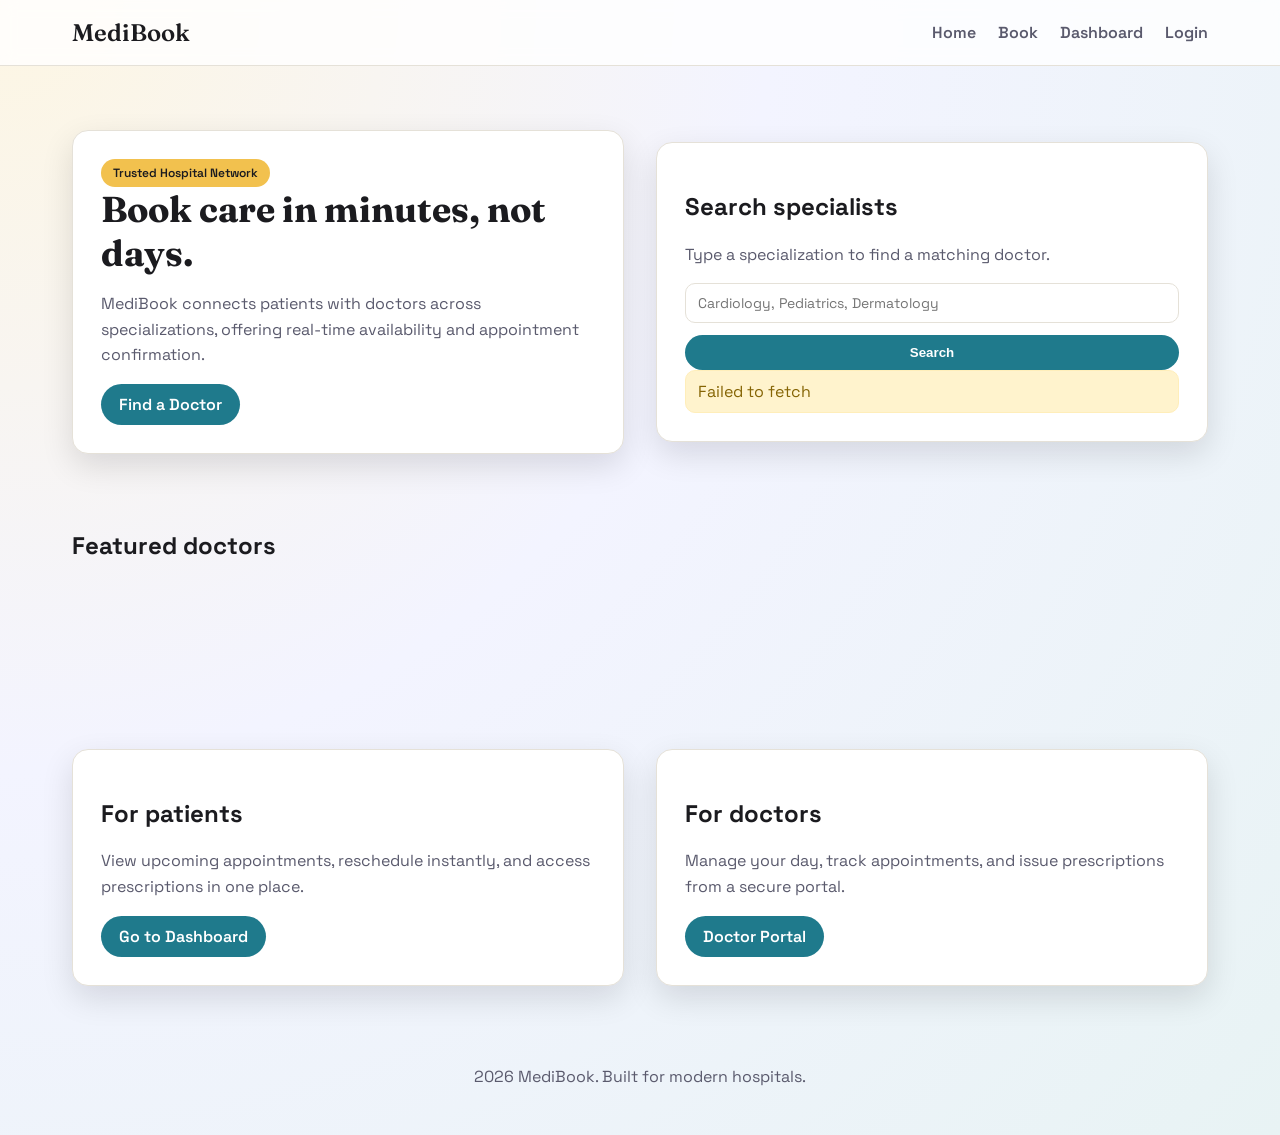
<file: frontend/index.html>
<!DOCTYPE html>
<html lang="en">
  <head>
    <meta charset="UTF-8" />
    <meta name="viewport" content="width=device-width, initial-scale=1.0" />
    <title>MediBook | Hospital Appointment Booking</title>
    <link rel="preconnect" href="https://fonts.googleapis.com" />
    <link rel="preconnect" href="https://fonts.gstatic.com" crossorigin />
    <link
      href="https://fonts.googleapis.com/css2?family=Fraunces:wght@500&family=Space+Grotesk:wght@400;600&display=swap"
      rel="stylesheet"
    />
    <link rel="stylesheet" href="css/style.css" />
  </head>
  <body>
    <header>
      <div class="navbar">
        <div class="brand">MediBook</div>
        <nav class="nav-links">
          <a href="index.html">Home</a>
          <a href="doctor.html">Book</a>
          <a href="dashboard.html">Dashboard</a>
          <a href="login.html">Login</a>
        </nav>
      </div>
    </header>

    <section class="hero">
      <div class="hero-card">
        <span class="tag">Trusted Hospital Network</span>
        <h1>Book care in minutes, not days.</h1>
        <p>
          MediBook connects patients with doctors across specializations, offering
          real-time availability and appointment confirmation.
        </p>
        <a class="btn" href="doctor.html">Find a Doctor</a>
      </div>
      <div class="hero-card">
        <h2>Search specialists</h2>
        <p>Type a specialization to find a matching doctor.</p>
        <form id="searchForm">
          <input
            type="text"
            id="specializationInput"
            placeholder="Cardiology, Pediatrics, Dermatology"
          />
          <button type="submit">Search</button>
        </form>
        <div id="searchStatus" class="alert" style="display: none"></div>
      </div>
    </section>

    <section>
      <h2>Featured doctors</h2>
      <div class="card-grid" id="doctorGrid">
        <!-- Doctors loaded via JS -->
      </div>
    </section>

    <section class="hero">
      <div class="hero-card">
        <h2>For patients</h2>
        <p>
          View upcoming appointments, reschedule instantly, and access
          prescriptions in one place.
        </p>
        <a class="btn" href="dashboard.html">Go to Dashboard</a>
      </div>
      <div class="hero-card">
        <h2>For doctors</h2>
        <p>
          Manage your day, track appointments, and issue prescriptions from a
          secure portal.
        </p>
        <a class="btn" href="admin.html">Doctor Portal</a>
      </div>
    </section>

    <footer class="footer">
      <p>2026 MediBook. Built for modern hospitals.</p>
    </footer>

    <script type="module">
      import { listDoctors } from "./js/api.js";

      const grid = document.getElementById("doctorGrid");
      const searchForm = document.getElementById("searchForm");
      const searchInput = document.getElementById("specializationInput");
      const searchStatus = document.getElementById("searchStatus");

      function showStatus(text) {
        if (!searchStatus) return;
        searchStatus.style.display = "block";
        searchStatus.textContent = text;
      }

      function renderDoctorCard(doc) {
        const card = document.createElement("div");
        card.className = "card";
        card.innerHTML = `
          <h3>${doc.full_name}</h3>
          <p>${doc.specialization || "General"}</p>
          <p>${doc.bio || "Experienced clinician in the network."}</p>
          <a class="btn" href="doctor.html">Book with this doctor</a>
        `;
        return card;
      }

      async function loadDoctors(filter = "") {
        try {
          const doctors = await listDoctors(filter);
          grid.innerHTML = "";
          doctors.forEach((doc) => grid.appendChild(renderDoctorCard(doc)));
          if (doctors.length === 0) {
            showStatus("No doctors match that specialization.");
          } else {
            showStatus("Showing available doctors.");
          }
        } catch (err) {
          showStatus(err.message || "Unable to load doctors");
        }
      }

      searchForm.addEventListener("submit", (event) => {
        event.preventDefault();
        loadDoctors(searchInput.value.trim());
      });

      loadDoctors();
    </script>
  </body>
</html>
</file>
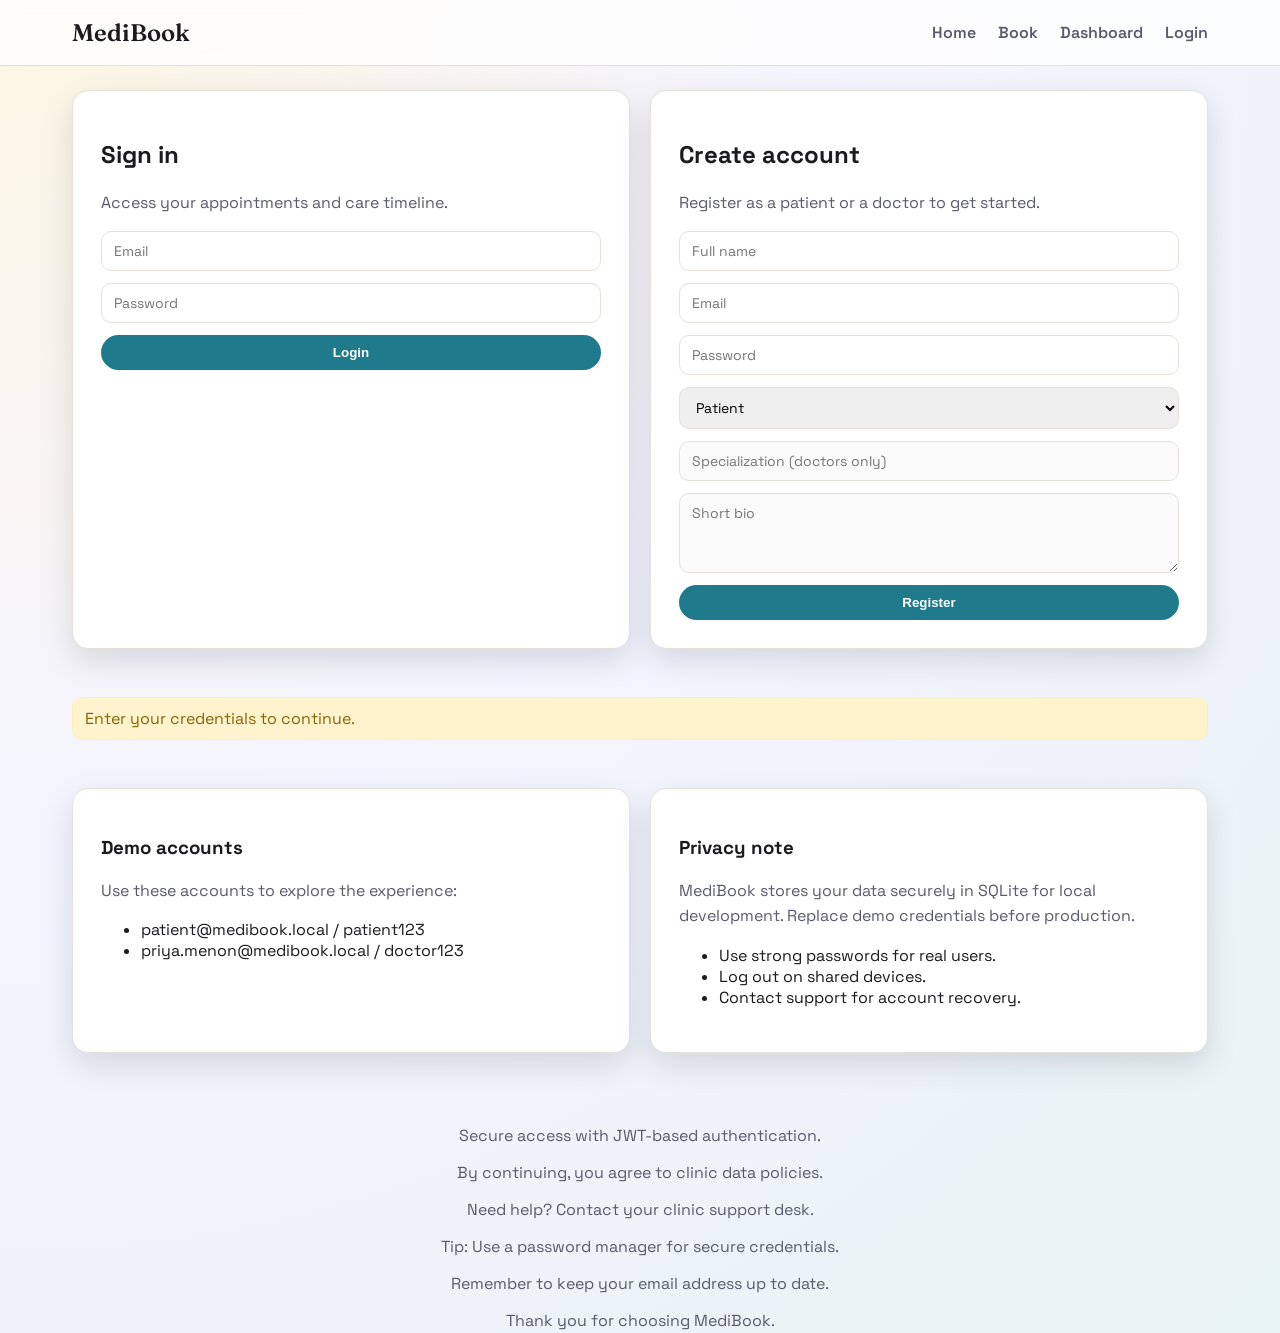
<file: frontend/admin.html>
//frontend testing for CI/CD//
///testing today112334///
<!DOCTYPE html>
<html lang="en">
  <head>
    <meta charset="UTF-8" />
    <meta name="viewport" content="width=device-width, initial-scale=1.0" />
    <title>MediBook | Doctor Portal</title>
    <link rel="preconnect" href="https://fonts.googleapis.com" />
    <link rel="preconnect" href="https://fonts.gstatic.com" crossorigin />
    <link
      href="https://fonts.googleapis.com/css2?family=Fraunces:wght@500&family=Space+Grotesk:wght@400;600&display=swap"
      rel="stylesheet"
    />
    <link rel="stylesheet" href="css/style.css" />
  </head>
  <body>
    <header>
      <div class="navbar">
        <div class="brand">MediBook</div>
        <nav class="nav-links">
          <a href="index.html">Home</a>
          <a href="doctor.html">Book</a>
          <a href="dashboard.html">Dashboard</a>
          <a href="login.html">Login</a>
        </nav>
      </div>
    </header>

    <section class="hero">
      <div class="hero-card">
        <h2>Doctor schedule</h2>
        <p>Review today and upcoming appointments.</p>
        <div id="doctorStatus" class="alert">Loading appointments...</div>
      </div>
      <div class="hero-card">
        <h2>Quick actions</h2>
        <p>Use the form to attach prescriptions to completed visits.</p>
        <a class="btn" href="doctor.html">View availability</a>
      </div>
    </section>

    <section>
      <table class="table">
        <thead>
          <tr>
            <th>ID</th>
            <th>Scheduled</th>
            <th>Status</th>
            <th>Patient ID</th>
            <th>Actions</th>
          </tr>
        </thead>
        <tbody id="doctorAppointments"></tbody>
      </table>
    </section>

    <section>
      <div class="hero-card">
        <h2>Create prescription</h2>
        <form id="prescriptionForm">
          <input type="number" name="appointment_id" placeholder="Appointment ID" required />
          <input type="text" name="medication" placeholder="Medication" required />
          <input type="text" name="dosage" placeholder="Dosage" required />
          <textarea name="instructions" placeholder="Instructions" required></textarea>
          <button type="submit">Save prescription</button>
        </form>
      </div>
    </section>

    <footer class="footer">
      <p>Only doctors can access this portal.</p>
    </footer>

    <script type="module">
      import { getMe, listAppointments, createPrescription } from "./js/api.js";

      const statusBox = document.getElementById("doctorStatus");
      const tableBody = document.getElementById("doctorAppointments");
      const form = document.getElementById("prescriptionForm");

      function showStatus(text, type = "alert") {
        statusBox.textContent = text;
        statusBox.className = type;
      }

      function renderRow(appt) {
        const row = document.createElement("tr");
        row.innerHTML = `
          <td>${appt.id}</td>
          <td>${new Date(appt.scheduled_at).toLocaleString()}</td>
          <td><span class="badge">${appt.status}</span></td>
          <td>${appt.patient_id}</td>
          <td>Use ID in prescription form</td>
        `;
        return row;
      }

      async function loadDoctorView() {
        try {
          const user = await getMe();
          if (user.role !== "doctor") {
            window.location.href = "dashboard.html";
            return;
          }
          const items = await listAppointments();
          tableBody.innerHTML = "";
          items.forEach((appt) => tableBody.appendChild(renderRow(appt)));
          showStatus("Appointments loaded.", "success");
        } catch (err) {
          window.location.href = "login.html";
        }
      }

      form.addEventListener("submit", async (event) => {
        event.preventDefault();
        const payload = {
          appointment_id: parseInt(form.appointment_id.value, 10),
          medication: form.medication.value.trim(),
          dosage: form.dosage.value.trim(),
          instructions: form.instructions.value.trim(),
        };
        showStatus("Saving prescription...");
        try {
          await createPrescription(payload);
          showStatus("Prescription saved.", "success");
          form.reset();
        } catch (err) {
          showStatus(err.message || "Failed to save prescription");
        }
      });

      loadDoctorView();
    </script>
  </body>
</html>
</file>
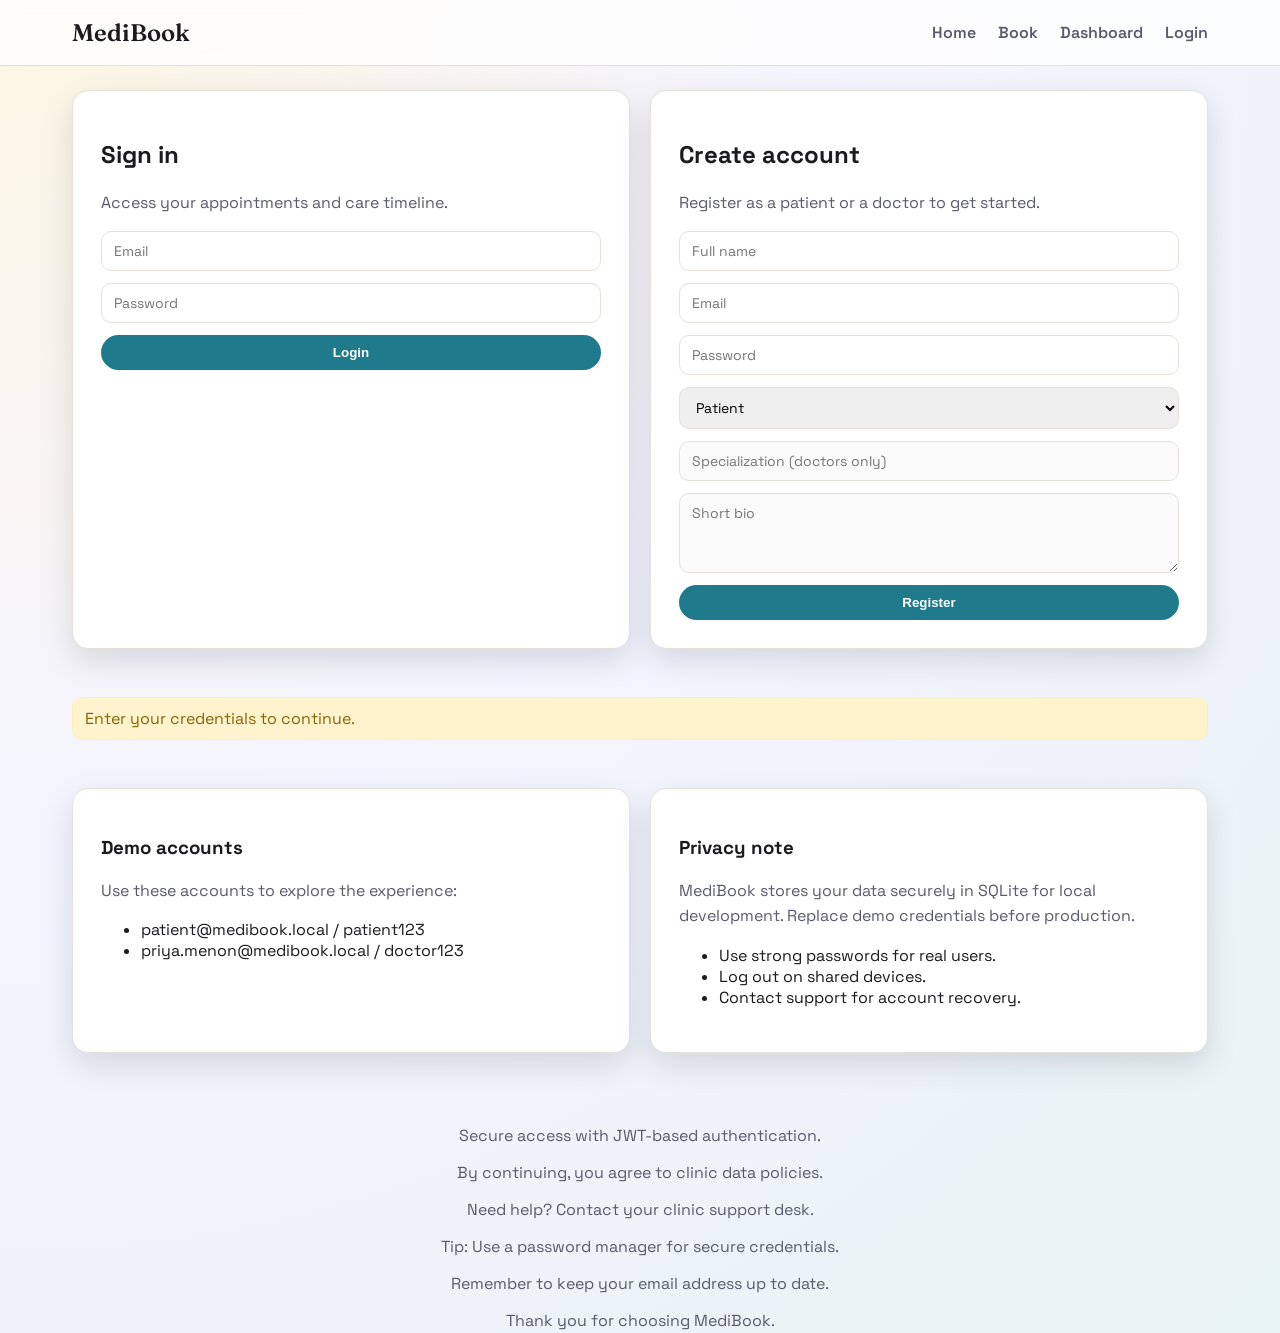
<file: frontend/dashboard.html>
<!DOCTYPE html>
<html lang="en">
  <head>
    <meta charset="UTF-8" />
    <meta name="viewport" content="width=device-width, initial-scale=1.0" />
    <title>MediBook | Patient Dashboard</title>
    <link rel="preconnect" href="https://fonts.googleapis.com" />
    <link rel="preconnect" href="https://fonts.gstatic.com" crossorigin />
    <link
      href="https://fonts.googleapis.com/css2?family=Fraunces:wght@500&family=Space+Grotesk:wght@400;600&display=swap"
      rel="stylesheet"
    />
    <link rel="stylesheet" href="css/style.css" />
  </head>
  <body>
    <header>
      <div class="navbar">
        <div class="brand">MediBook</div>
        <nav class="nav-links">
          <a href="index.html">Home</a>
          <a href="doctor.html">Book</a>
          <a href="dashboard.html">Dashboard</a>
          <a href="login.html">Login</a>
        </nav>
      </div>
    </header>

    <section class="hero">
      <div class="hero-card">
        <h2>Welcome, <span id="userName">Patient</span></h2>
        <p>
          View upcoming appointments, manage changes, and keep your healthcare on track.
        </p>
        <a class="btn" href="doctor.html">Book a new appointment</a>
      </div>
      <div class="hero-card">
        <h3>Quick tips</h3>
        <ul>
          <li>Use reschedule to move an appointment.</li>
          <li>Cancel with a reason to notify the clinic.</li>
          <li>Prescriptions appear in your doctor portal.</li>
        </ul>
      </div>
    </section>

    <section class="grid-2">
      <div class="card">
        <h3>Prepare for visits</h3>
        <p>Bring a list of medications and recent test results.</p>
      </div>
      <div class="card">
        <h3>Need follow-up?</h3>
        <p>Book another slot from the booking page in just a few clicks.</p>
      </div>
    </section>

    <section>
      <div id="statusBox" class="alert">Loading your appointments...</div>
      <div id="emptyState" class="alert" style="display: none">
        No upcoming appointments. Book your first visit today.
      </div>
      <table class="table">
        <thead>
          <tr>
            <th>ID</th>
            <th>Date & Time</th>
            <th>Status</th>
            <th>Doctor ID</th>
            <th>Actions</th>
          </tr>
        </thead>
        <tbody id="appointmentsTable"></tbody>
      </table>
    </section>

    <section class="grid-2">
      <div class="card">
        <h3>Prescription access</h3>
        <p>Your doctor will add prescriptions after the appointment.</p>
      </div>
      <div class="card">
        <h3>Need help?</h3>
        <p>Reach out to your clinic for urgent changes or questions.</p>
      </div>
    </section>

    <section>
      <div class="alert">
        Tip: Set a calendar reminder 24 hours before your appointment.
      </div>
      <div class="alert success">Stay hydrated and rest well before your visit.</div>
    </section>

    <footer class="footer">
      <p>Need assistance? Contact the MediBook help desk.</p>
    </footer>

    <script type="module" src="./js/dashboard.js"></script>
  </body>
</html>
</file>
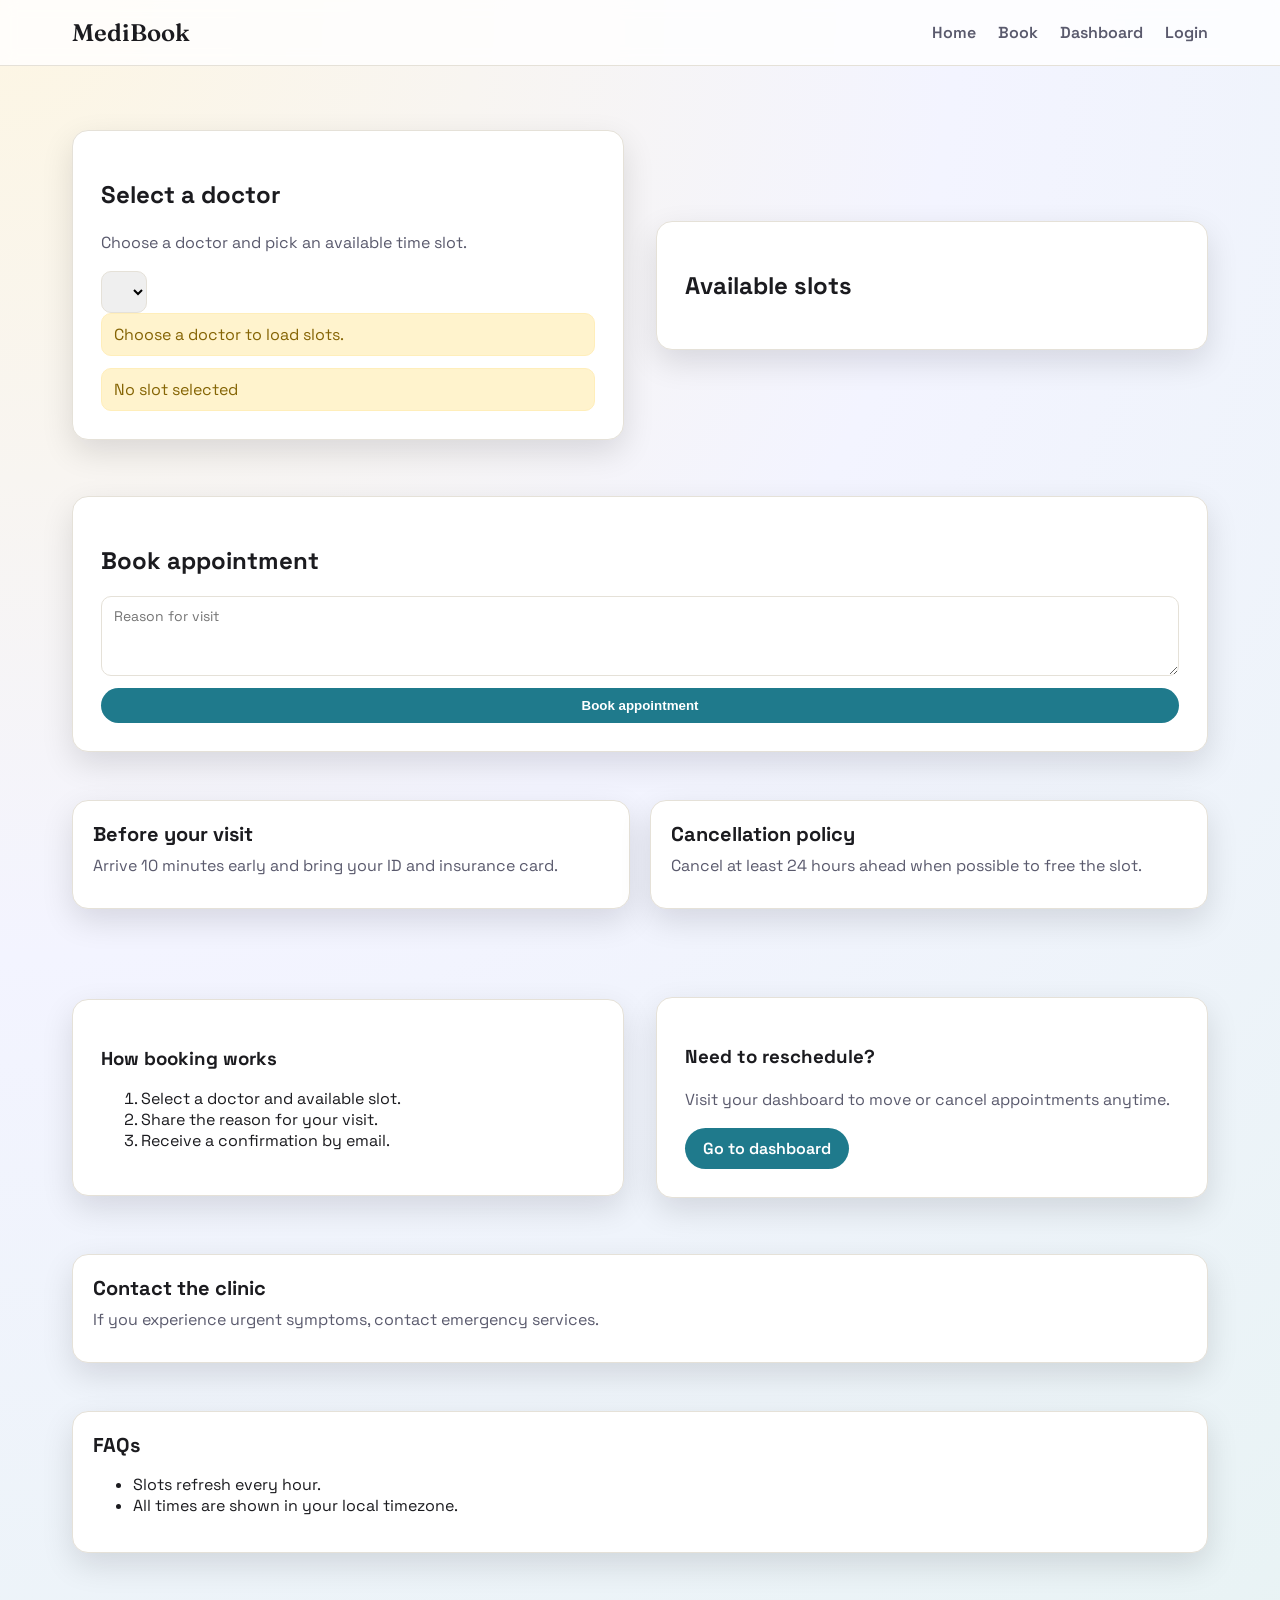
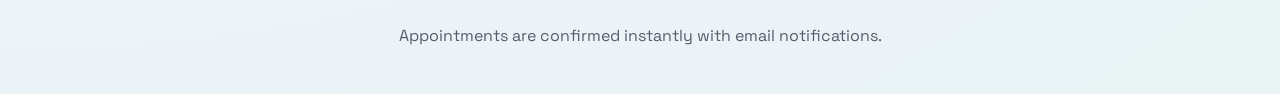
<file: frontend/doctor.html>
<!DOCTYPE html>
<html lang="en">
  <head>
    <meta charset="UTF-8" />
    <meta name="viewport" content="width=device-width, initial-scale=1.0" />
    <title>MediBook | Book Appointment</title>
    <link rel="preconnect" href="https://fonts.googleapis.com" />
    <link rel="preconnect" href="https://fonts.gstatic.com" crossorigin />
    <link
      href="https://fonts.googleapis.com/css2?family=Fraunces:wght@500&family=Space+Grotesk:wght@400;600&display=swap"
      rel="stylesheet"
    />
    <link rel="stylesheet" href="css/style.css" />
  </head>
  <body>
    <header>
      <div class="navbar">
        <div class="brand">MediBook</div>
        <nav class="nav-links">
          <a href="index.html">Home</a>
          <a href="doctor.html">Book</a>
          <a href="dashboard.html">Dashboard</a>
          <a href="login.html">Login</a>
        </nav>
      </div>
    </header>

    <section class="hero">
      <div class="hero-card">
        <h2>Select a doctor</h2>
        <p>Choose a doctor and pick an available time slot.</p>
        <select id="doctorSelect"></select>
        <div id="bookingStatus" class="alert">Choose a doctor to load slots.</div>
        <div id="selectedSlot" class="alert" style="margin-top: 12px">
          No slot selected
        </div>
      </div>
      <div class="hero-card">
        <h2>Available slots</h2>
        <ul id="availabilityList"></ul>
      </div>
    </section>

    <section>
      <div class="hero-card">
        <h2>Book appointment</h2>
        <form id="bookingForm">
          <textarea name="reason" placeholder="Reason for visit"></textarea>
          <button type="submit">Book appointment</button>
        </form>
      </div>
    </section>

    <section class="grid-2">
      <div class="card">
        <h3>Before your visit</h3>
        <p>Arrive 10 minutes early and bring your ID and insurance card.</p>
      </div>
      <div class="card">
        <h3>Cancellation policy</h3>
        <p>Cancel at least 24 hours ahead when possible to free the slot.</p>
      </div>
    </section>

    <section class="hero">
      <div class="hero-card">
        <h3>How booking works</h3>
        <ol>
          <li>Select a doctor and available slot.</li>
          <li>Share the reason for your visit.</li>
          <li>Receive a confirmation by email.</li>
        </ol>
      </div>
      <div class="hero-card">
        <h3>Need to reschedule?</h3>
        <p>Visit your dashboard to move or cancel appointments anytime.</p>
        <a class="btn" href="dashboard.html">Go to dashboard</a>
      </div>
    </section>

    <section>
      <div class="card">
        <h3>Contact the clinic</h3>
        <p>If you experience urgent symptoms, contact emergency services.</p>
      </div>
    </section>

    <section>
      <div class="card">
        <h3>FAQs</h3>
        <ul>
          <li>Slots refresh every hour.</li>
          <li>All times are shown in your local timezone.</li>
        </ul>
      </div>
    </section>

    <footer class="footer">
      <p>Appointments are confirmed instantly with email notifications.</p>
    </footer>

    <script type="module" src="./js/booking.js"></script>
  </body>
</html>
</file>
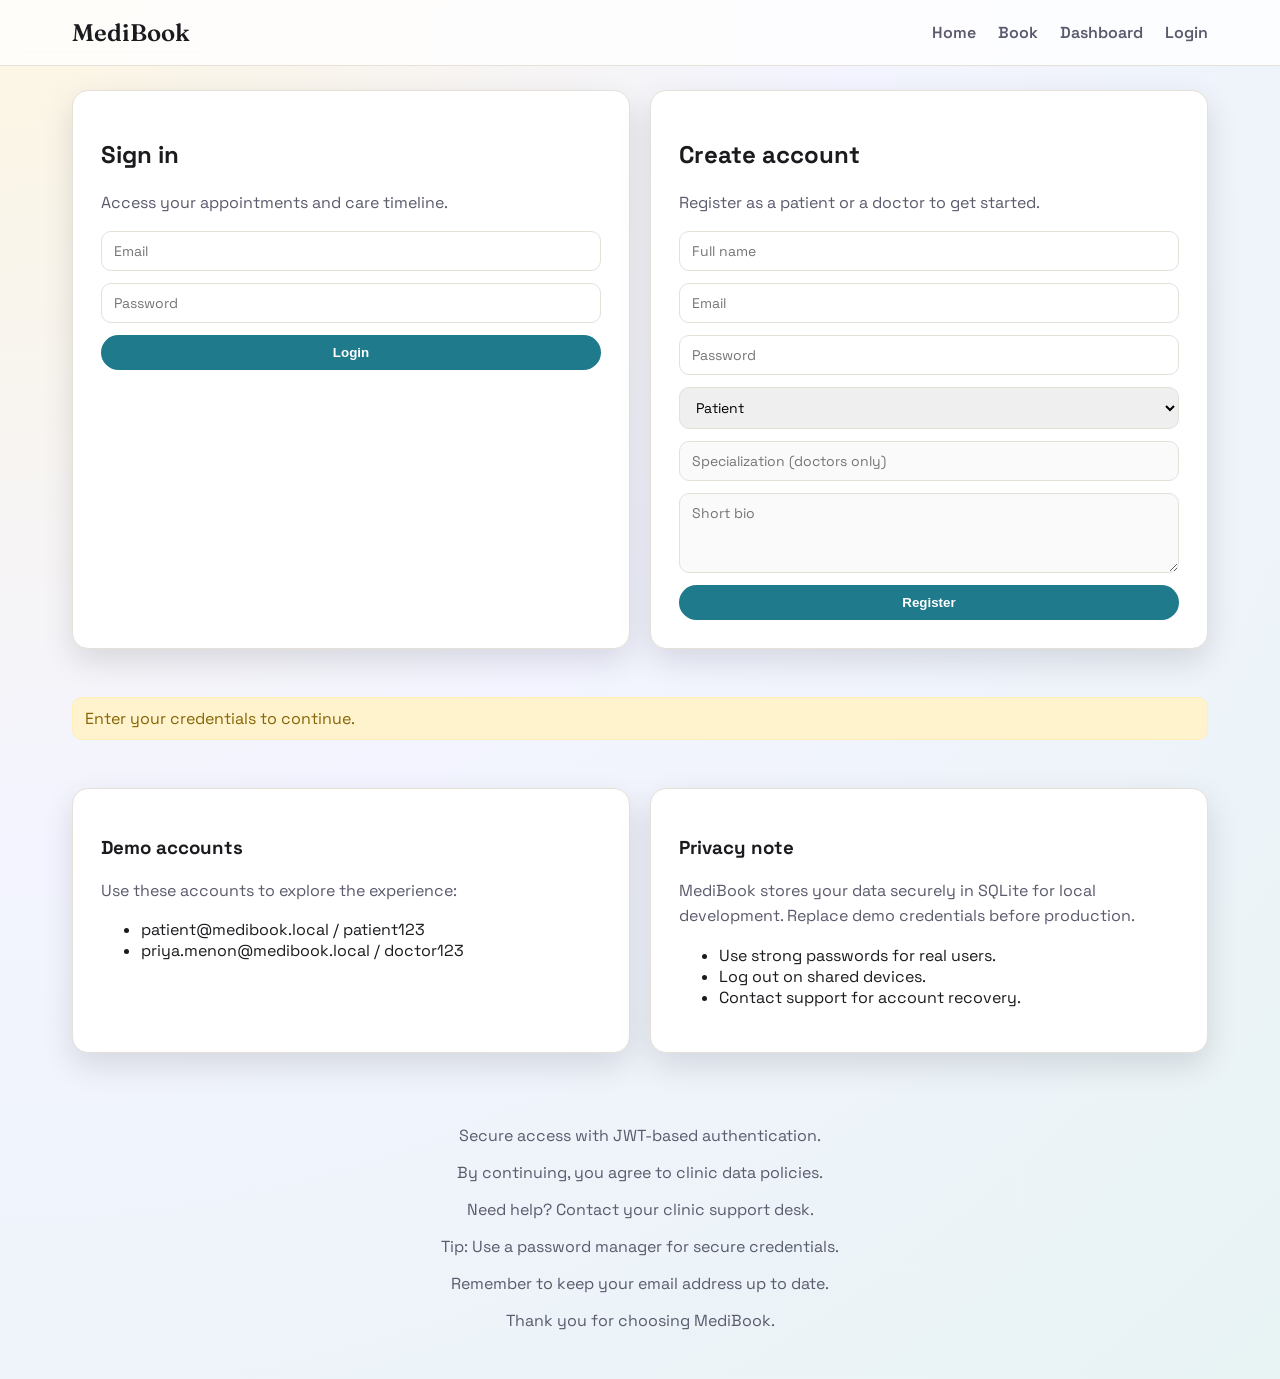
<file: frontend/login.html>
<!DOCTYPE html>
<html lang="en">
  <head>
    <meta charset="UTF-8" />
    <meta name="viewport" content="width=device-width, initial-scale=1.0" />
    <title>MediBook | Login</title>
    <link rel="preconnect" href="https://fonts.googleapis.com" />
    <link rel="preconnect" href="https://fonts.gstatic.com" crossorigin />
    <link
      href="https://fonts.googleapis.com/css2?family=Fraunces:wght@500&family=Space+Grotesk:wght@400;600&display=swap"
      rel="stylesheet"
    />
    <link rel="stylesheet" href="css/style.css" />
  </head>
  <body>
    <header>
      <div class="navbar">
        <div class="brand">MediBook</div>
        <nav class="nav-links">
          <a href="index.html">Home</a>
          <a href="doctor.html">Book</a>
          <a href="dashboard.html">Dashboard</a>
          <a href="login.html">Login</a>
        </nav>
      </div>
    </header>

    <section class="grid-2">
      <div class="hero-card">
        <h2>Sign in</h2>
        <p>Access your appointments and care timeline.</p>
        <form id="loginForm">
          <input type="email" name="email" placeholder="Email" required />
          <input type="password" name="password" placeholder="Password" required />
          <button type="submit">Login</button>
        </form>
      </div>

      <div class="hero-card">
        <h2>Create account</h2>
        <p>Register as a patient or a doctor to get started.</p>
        <form id="registerForm">
          <input type="text" name="full_name" placeholder="Full name" required />
          <input type="email" name="email" placeholder="Email" required />
          <input type="password" name="password" placeholder="Password" required />
          <select name="role" required>
            <option value="patient">Patient</option>
            <option value="doctor">Doctor</option>
          </select>
          <input
            type="text"
            name="specialization"
            placeholder="Specialization (doctors only)"
          />
          <textarea name="bio" placeholder="Short bio"></textarea>
          <button type="submit">Register</button>
        </form>
      </div>
    </section>

    <section>
      <div id="authMessage" class="alert">Enter your credentials to continue.</div>
      <button id="logoutBtn" class="btn hidden">Logout</button>
    </section>

    <section class="grid-2">
      <div class="hero-card">
        <h3>Demo accounts</h3>
        <p>Use these accounts to explore the experience:</p>
        <ul>
          <li>patient@medibook.local / patient123</li>
          <li>priya.menon@medibook.local / doctor123</li>
        </ul>
      </div>
      <div class="hero-card">
        <h3>Privacy note</h3>
        <p>
          MediBook stores your data securely in SQLite for local development.
          Replace demo credentials before production.
        </p>
        <ul>
          <li>Use strong passwords for real users.</li>
          <li>Log out on shared devices.</li>
          <li>Contact support for account recovery.</li>
        </ul>
      </div>
    </section>

    <footer class="footer">
      <p>Secure access with JWT-based authentication.</p>
      <p>By continuing, you agree to clinic data policies.</p>
      <p>Need help? Contact your clinic support desk.</p>
      <p>Tip: Use a password manager for secure credentials.</p>
      <p>Remember to keep your email address up to date.</p>
      <p>Thank you for choosing MediBook.</p>
    </footer>

    <script type="module" src="./js/auth.js"></script>
  </body>
</html>
</file>
<file: frontend/css/style.css>
:root {
  --ink: #1b1b1f;
  --muted: #5a5a6d;
  --accent: #1f7a8c;
  --accent-dark: #155966;
  --sun: #f2c14e;
  --surface: #ffffff;
  --surface-soft: #f7f4ef;
  --line: #e5e1d8;
  --shadow: 0 12px 32px rgba(10, 10, 20, 0.12);
  --radius: 16px;
}
* {
  box-sizing: border-box;
}
body {
  margin: 0;
  font-family: "Space Grotesk", "Segoe UI", sans-serif;
  color: var(--ink);
  background: radial-gradient(circle at top left, #fdf6e3, #f3f4ff 45%, #e8f3f4 100%);
  min-height: 100vh;
}
header {
  position: sticky;
  top: 0;
  backdrop-filter: blur(8px);
  background: rgba(255, 255, 255, 0.8);
  border-bottom: 1px solid var(--line);
  z-index: 10;
}
.navbar {
  display: flex;
  align-items: center;
  justify-content: space-between;
  padding: 18px 32px;
  max-width: 1200px;
  margin: 0 auto;
}
.brand {
  font-family: "Fraunces", serif;
  font-size: 24px;
  font-weight: 600;
  color: var(--ink);
}
.nav-links a {
  margin-left: 18px;
  text-decoration: none;
  color: var(--muted);
  font-weight: 600;
}
.nav-links a:hover {
  color: var(--accent-dark);
}
.hero {
  max-width: 1200px;
  margin: 0 auto;
  padding: 64px 32px 32px;
  display: grid;
  grid-template-columns: repeat(auto-fit, minmax(280px, 1fr));
  gap: 32px;
  align-items: center;
}
.hero-card {
  background: var(--surface);
  padding: 28px;
  border-radius: var(--radius);
  box-shadow: var(--shadow);
  border: 1px solid var(--line);
}
.hero-card h1 {
  font-family: "Fraunces", serif; font-size: 36px;
  margin: 0 0 12px;
}
.hero-card p {
  color: var(--muted);
  line-height: 1.6;
}
.tag {
  display: inline-block; background: var(--sun);
  padding: 6px 12px; border-radius: 999px;
  font-size: 12px; font-weight: 600;
}
.card-grid {
  max-width: 1200px;
  margin: 0 auto;
  padding: 16px 32px 64px;
  display: grid;
  grid-template-columns: repeat(auto-fit, minmax(250px, 1fr));
  gap: 20px;
}
.card {
  background: var(--surface);
  border-radius: var(--radius);
  border: 1px solid var(--line);
  padding: 20px;
  box-shadow: var(--shadow);
}
.card h3 {
  margin: 0 0 8px; font-size: 20px;
}
.card p {
  color: var(--muted); margin: 0 0 12px;
}
button,
.btn {
  background: var(--accent);
  color: #fff;
  border: none;
  padding: 10px 18px;
  border-radius: 999px;
  font-weight: 600;
  cursor: pointer;
  text-decoration: none;
  display: inline-block;
}
button:hover,
.btn:hover {
  background: var(--accent-dark);
}
form {
  display: grid;
  gap: 12px;
}
input,
select,
textarea {
  padding: 10px 12px;
  border-radius: 10px;
  border: 1px solid var(--line);
  font-size: 14px;
  font-family: inherit;
}
textarea {
  resize: vertical;
  min-height: 80px;
}
section {
  padding: 24px 32px;
  max-width: 1200px;
  margin: 0 auto;
}
.table {
  width: 100%;
  border-collapse: collapse;
  background: var(--surface);
  border-radius: var(--radius);
  overflow: hidden;
  box-shadow: var(--shadow);
}
.table th,
.table td {
  padding: 12px 16px;
  border-bottom: 1px solid var(--line);
  text-align: left;
  font-size: 14px;
}
.badge {
  display: inline-block; padding: 4px 8px;
  border-radius: 10px; background: #e6f4f6;
  color: var(--accent-dark); font-size: 12px; font-weight: 600;
}
.footer {
  text-align: center;
  color: var(--muted);
  padding: 32px;
}
.alert {
  padding: 10px 12px;
  border-radius: 10px;
  background: #fff3cd;
  border: 1px solid #ffeeba;
  color: #856404;
}
.success {
  background: #e6ffed;
  border: 1px solid #b7ebc6;
  color: #1b6b3a;
}
.grid-2 {
  display: grid;
  gap: 20px;
  grid-template-columns: repeat(auto-fit, minmax(260px, 1fr));
}
.hidden { display: none; }
@media (max-width: 720px) {
  .navbar {
    flex-direction: column;
    align-items: flex-start;
    gap: 12px;
  }
  .hero {
    padding: 32px 24px;
  }
  section {
    padding: 16px 24px;
  }
}
</file>
